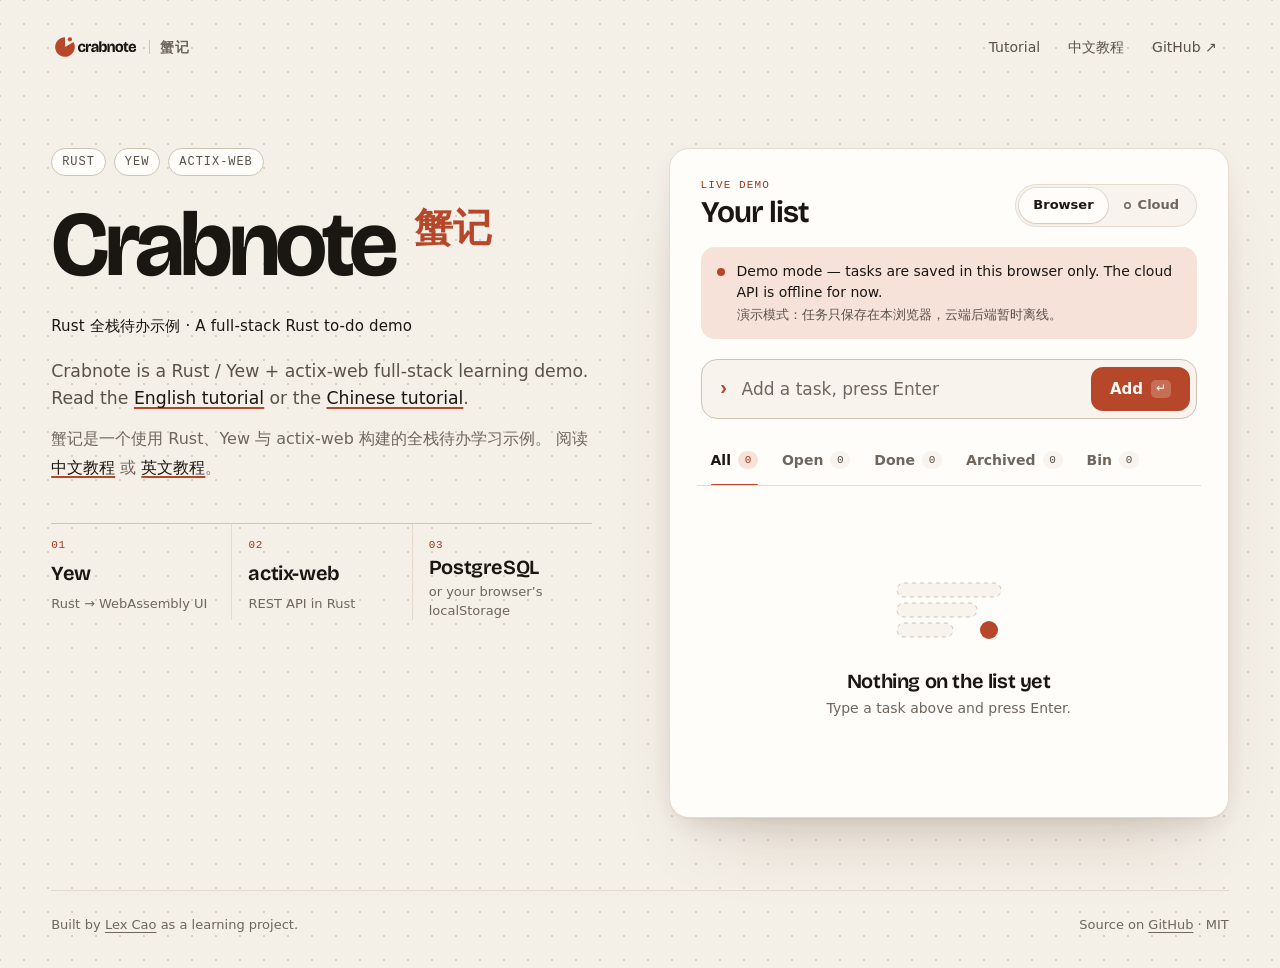
<file: index.html>
<!DOCTYPE html>
<html lang="en">
<!-- BRAND: 品牌名 蟹记 / Crabnote。改名时同步 title / description / og:* / twitter:* / 字标 / .brand-name / 静态说明 / noscript，以及 src/brand.rs -->
<head>
    <meta charset="UTF-8">
    <meta name="viewport" content="width=device-width, initial-scale=1">
    <title>蟹记 Crabnote｜Rust 全栈待办示例</title>
    <meta name="description" content="蟹记 Crabnote：用 Rust、Yew 与 actix-web 写成的全栈待办示例，附中英文教程。Crabnote is a full-stack Rust to-do demo built with Yew and actix-web.">
    <link rel="canonical" href="https://todos.lexcao.io/">
    <meta name="theme-color" content="#f4efe7" media="(prefers-color-scheme: light)">
    <meta name="theme-color" content="#16120f" media="(prefers-color-scheme: dark)">
    <meta name="color-scheme" content="light dark">
    <meta property="og:title" content="蟹记 Crabnote｜Rust 全栈待办示例">
    <meta property="og:description" content="Rust 全栈待办示例 · A full-stack Rust to-do demo (Yew + actix-web)">
    <meta property="og:url" content="https://todos.lexcao.io/">
    <meta property="og:image" content="https://todos.lexcao.io/og.png">
    <meta property="og:type" content="website">
    <meta property="og:site_name" content="蟹记 Crabnote">
    <meta property="og:locale" content="zh_CN">
    <meta property="og:locale:alternate" content="en_US">
    <meta name="twitter:card" content="summary_large_image">
    <meta name="twitter:title" content="蟹记 Crabnote｜Rust 全栈待办示例">
    <meta name="twitter:description" content="Rust 全栈待办示例 · A full-stack Rust to-do demo (Yew + actix-web)">
    <meta name="twitter:image" content="https://todos.lexcao.io/og.png">
    <link rel="icon" type="image/svg+xml" href="/favicon.svg?v=2">
    
    
    
    
    
    <link rel="preload" href="/assets/bricolage-latin.woff2" as="font" type="font/woff2" crossorigin>
    <link rel="stylesheet" href="/style-9176b04b921c7254.css" integrity="sha384-YgnVdUBMmTY9d8twmZt6/YDk5lMax6ouwjaulx9Cq6y2c2MLjfDNSDlObkcMIeDc"/>
    
<script type="module">
import init, * as bindings from '/frontend-42f1d35358aa149.js';
const wasm = await init({ module_or_path: '/frontend-42f1d35358aa149_bg.wasm' });


window.wasmBindings = bindings;


dispatchEvent(new CustomEvent("TrunkApplicationStarted", {detail: {wasm}}));

</script>
<link rel="modulepreload" href="/frontend-42f1d35358aa149.js" crossorigin="anonymous" integrity="sha384-Fay2Gexds8BIddapzWdoL/3G+wamyjN4bZPiIl5FctbFmTQpvKhH3rMa9wKbgwyP"><link rel="preload" href="/frontend-42f1d35358aa149_bg.wasm" crossorigin="anonymous" integrity="sha384-Tu694qIZ3Xo4nVTIm5z4RKwk/CGq1iWNjpBi7x7fLjdLPBq06YXYOrX0QccHVhiK" as="fetch" type="application/wasm"></head>
<body>
<a class="skip-link" href="#new-todo">Skip to the demo</a>
<div class="page">
    <header class="topbar">
        <a class="wordmark" href="/" aria-label="蟹记 Crabnote 首页 / home">
            <svg class="wordmark-svg" viewBox="0 0 252 80" height="28" aria-hidden="true" focusable="false"><path class="wm-mark" d="M40 12a28 28 0 1 0 24.25 14L40 40V12z"/><circle cx="54" cy="18" r="6" class="wm-mark"/><path class="wm-text" d="M88.595 54.605Q85.592 54.605 83.40299999999999 53.681Q81.214 52.757 79.8115 51.107Q78.409 49.457 77.74350000000001 47.301Q77.078 45.145 77.078 42.67Q77.078 40.173 77.74350000000001 37.962Q78.409 35.751000000000005 79.784 34.002Q81.159 32.253 83.326 31.268500000000003Q85.493 30.284000000000002 88.485 30.284000000000002Q92.038 30.284000000000002 94.249 31.626000000000005Q96.46 32.968 97.38399999999999 35.102000000000004Q98.30799999999999 37.236000000000004 97.989 39.711L92.445 40.195Q92.511 38.545 92.0215 37.467Q91.532 36.388999999999996 90.60249999999999 35.849999999999994Q89.673 35.311 88.386 35.311Q87.297 35.311 86.395 35.712500000000006Q85.493 36.114000000000004 84.8385 36.972Q84.184 37.83 83.8265 39.1555Q83.469 40.481 83.469 42.362Q83.469 44.782 84.085 46.448499999999996Q84.701 48.115 85.86699999999999 48.962Q87.033 49.809 88.694 49.809Q90.42099999999999 49.809 91.36699999999999 49.0005Q92.313 48.192 92.65950000000001 46.927Q93.006 45.662 92.863 44.364000000000004L98.726 44.672Q98.935 46.63 98.4565 48.423Q97.978 50.216 96.7295 51.6185Q95.481 53.021 93.457 53.813Q91.43299999999999 54.605 88.595 54.605ZM99.881 54.0V41.834L99.85900000000001 30.900000000000002H105.414L105.249 40.47H105.623Q105.887 36.741 106.6735 34.53Q107.46000000000001 32.319 108.6755 31.351000000000003Q109.891 30.383000000000003 111.431 30.383000000000003Q112.179 30.383000000000003 112.9985 30.581000000000003Q113.818 30.779 114.62100000000001 31.219L114.291 38.226Q113.389 37.709 112.52 37.467Q111.651 37.225 110.881 37.225Q109.385 37.225 108.34 38.149Q107.295 39.073 106.745 40.8605Q106.19500000000001 42.648 106.19500000000001 45.211V54.0ZM121.562 54.605Q119.791 54.605 118.229 53.9835Q116.667 53.362 115.67699999999999 51.9815Q114.687 50.601 114.687 48.302Q114.687 46.19 115.501 44.8645Q116.315 43.539 117.7065 42.7305Q119.098 41.922 120.7865 41.4985Q122.47500000000001 41.075 124.18 40.767Q126.523 40.327 127.678 40.0685Q128.833 39.81 129.24 39.447Q129.647 39.084 129.647 38.435Q129.647 36.939 128.57999999999998 36.158Q127.513 35.377 125.83 35.377Q124.785 35.377 123.74000000000001 35.762Q122.69500000000001 36.147000000000006 122.0185 37.104Q121.342 38.061 121.342 39.788L115.655 39.326Q115.63300000000001 36.675 116.546 34.9205Q117.459 33.166 119.00450000000001 32.1595Q120.55 31.153000000000002 122.3815 30.718500000000002Q124.21300000000001 30.284000000000002 126.039 30.284000000000002Q129.29500000000002 30.284000000000002 131.473 31.499500000000005Q133.651 32.715 134.751 35.047000000000004Q135.851 37.379000000000005 135.851 40.745000000000005V44.925Q135.851 46.432 135.85649999999998 47.9555Q135.862 49.479 135.8675 50.986000000000004Q135.873 52.493 135.873 54.0H130.30700000000002Q130.351 52.317 130.3785 50.6175Q130.406 48.918 130.439 47.037H130.153Q129.933 49.127 128.7945 50.843Q127.656 52.559 125.8135 53.581999999999994Q123.971 54.605 121.562 54.605ZM124.048 49.886Q124.95 49.886 125.9235 49.5285Q126.897 49.171 127.73850000000002 48.400999999999996Q128.58 47.631 129.108 46.366Q129.636 45.101 129.647 43.319L129.65800000000002 42.285L130.835 42.087Q130.45 42.692 129.5645 43.049499999999995Q128.679 43.407 127.56800000000001 43.605Q126.45700000000001 43.803 125.32400000000001 44.012Q124.191 44.221000000000004 123.223 44.5895Q122.255 44.958 121.65549999999999 45.579499999999996Q121.056 46.201 121.056 47.301Q121.056 48.533 121.90299999999999 49.209500000000006Q122.75 49.886 124.048 49.886ZM151.009 54.605Q149.00699999999998 54.605 147.47799999999998 53.7085Q145.94899999999998 52.812 144.93699999999998 51.046499999999995Q143.92499999999998 49.281 143.45199999999997 46.685H143.13299999999998L143.254 54.0H137.65499999999997L137.677 45.255L137.65499999999997 23.42H144.02399999999997V30.009Q144.02399999999997 31.208000000000002 143.91949999999997 32.605000000000004Q143.81499999999997 34.002 143.61699999999996 35.5255Q143.41899999999998 37.049 143.14399999999998 38.688H143.551Q143.93599999999998 35.806 144.94799999999998 33.947Q145.95999999999998 32.088 147.577 31.186Q149.194 30.284000000000002 151.295 30.284000000000002Q153.891 30.284000000000002 155.81599999999997 31.609500000000004Q157.74099999999999 32.935 158.808 35.575Q159.87499999999997 38.215 159.87499999999997 42.197Q159.87499999999997 46.454 158.69799999999998 49.198499999999996Q157.521 51.943 155.50799999999998 53.274Q153.49499999999998 54.605 151.009 54.605ZM148.897 49.479Q150.349 49.479 151.36649999999997 48.577Q152.384 47.675 152.91749999999996 46.135Q153.45099999999996 44.595 153.45099999999996 42.681Q153.45099999999996 40.723 152.94499999999996 39.128Q152.43899999999996 37.533 151.41599999999997 36.587Q150.39299999999997 35.641000000000005 148.88599999999997 35.641000000000005Q148.06099999999998 35.641000000000005 147.30749999999998 35.9545Q146.55399999999997 36.268 145.9545 36.8565Q145.355 37.445 144.91499999999996 38.2755Q144.47499999999997 39.106 144.22199999999998 40.1455Q143.969 41.185 143.969 42.373000000000005V42.692Q143.969 44.199 144.343 45.442Q144.71699999999998 46.685 145.37699999999998 47.598Q146.03699999999998 48.511 146.93899999999996 48.995000000000005Q147.84099999999998 49.479 148.897 49.479ZM161.34900000000002 54.0V41.438L161.327 30.900000000000002H166.78300000000002L166.618 40.679H166.981Q167.245 37.147999999999996 168.1525 34.8545Q169.06 32.561 170.721 31.4225Q172.382 30.284000000000002 174.901 30.284000000000002Q178.707 30.284000000000002 180.599 32.858000000000004Q182.491 35.432 182.491 40.602000000000004V54.0H176.144V41.328Q176.144 38.545 175.3245 37.181Q174.505 35.817 172.701 35.817Q171.183 35.817 170.0555 36.873000000000005Q168.928 37.929 168.312 40.2115Q167.696 42.494 167.696 46.245V54.0ZM195.053 54.605Q191.764 54.605 189.1955 53.2685Q186.627 51.932 185.1805 49.237Q183.734 46.542 183.734 42.483000000000004Q183.734 38.281 185.2355 35.591499999999996Q186.737 32.902 189.31099999999998 31.593000000000004Q191.885 30.284000000000002 195.119 30.284000000000002Q198.463 30.284000000000002 201.0095 31.631500000000003Q203.556 32.979 204.986 35.674Q206.416 38.369 206.416 42.472Q206.416 46.674 204.9255 49.3635Q203.435 52.053 200.861 53.32899999999999Q198.287 54.605 195.053 54.605ZM195.185 49.853Q196.725 49.853 197.792 49.028000000000006Q198.859 48.203 199.42000000000002 46.619Q199.981 45.035 199.981 42.813Q199.981 40.415 199.376 38.754000000000005Q198.77100000000002 37.093 197.649 36.1965Q196.52700000000002 35.3 194.943 35.3Q193.436 35.3 192.369 36.135999999999996Q191.302 36.972 190.7355 38.572500000000005Q190.169 40.173 190.169 42.406Q190.169 45.915 191.5 47.884Q192.83100000000002 49.853 195.185 49.853ZM216.756 54.495Q212.917 54.495 211.014 52.4985Q209.111 50.502 209.111 46.366V35.905H206.482V31.791H206.867Q209.287 31.494 210.31 30.195999999999998Q211.333 28.898 211.564 26.28L211.619 25.686H215.381V30.900000000000002H220.881V36.048H215.381V45.816Q215.381 47.499 216.195 48.236000000000004Q217.009 48.973 218.24099999999999 48.973Q218.901 48.973 219.5995 48.7805Q220.298 48.588 220.881 48.236000000000004V53.857Q219.61599999999999 54.242 218.5985 54.3685Q217.581 54.495 216.756 54.495ZM233.16799999999998 54.605Q230.022 54.605 227.84949999999998 53.686499999999995Q225.677 52.768 224.313 51.1455Q222.94899999999998 49.523 222.3275 47.400000000000006Q221.706 45.277 221.706 42.879000000000005Q221.706 40.371 222.34949999999998 38.099500000000006Q222.993 35.828 224.32399999999998 34.0735Q225.65499999999997 32.319 227.7505 31.301500000000004Q229.84599999999998 30.284000000000002 232.75 30.284000000000002Q235.599 30.284000000000002 237.6615 31.268500000000003Q239.724 32.253 240.98899999999998 34.024Q242.254 35.795 242.67199999999997 38.1545Q243.08999999999997 40.514 242.672 43.297L225.65499999999997 43.572V39.986000000000004L237.843 39.755L236.94099999999997 41.834Q237.16099999999997 39.777 236.765 38.3305Q236.36899999999997 36.884 235.39 36.114000000000004Q234.41099999999997 35.344 232.75 35.344Q230.98999999999998 35.344 229.89549999999997 36.2405Q228.801 37.137 228.3225 38.765Q227.844 40.393 227.844 42.571Q227.844 46.278 229.1915 48.049Q230.539 49.82 233.23399999999998 49.82Q234.45499999999998 49.82 235.26899999999998 49.4845Q236.08299999999997 49.149 236.57799999999997 48.555Q237.07299999999998 47.961 237.271 47.169Q237.469 46.377 237.414 45.464L243.24399999999997 45.805Q243.343 47.356 242.8755 48.907Q242.408 50.458 241.23649999999998 51.7395Q240.065 53.021 238.0795 53.813Q236.094 54.605 233.16799999999998 54.605Z"/></svg>
            <span class="wordmark-zh" lang="zh-CN" aria-hidden="true">蟹记</span>
        </a>
        <nav class="topnav" aria-label="Project links">
            <a href="https://lexcao.io/posts/learn-rust-fullstack/">Tutorial</a>
            <a href="https://lexcao.io/zh/posts/learn-rust-fullstack/" lang="zh-CN">中文教程</a>
            <a href="https://github.com/lexcao/rust_fullstack_todo" class="topnav-gh">GitHub<span aria-hidden="true"> ↗</span></a>
        </nav>
    </header>

    <main class="layout">
        <section class="intro seo-static" aria-labelledby="intro-title">
            <p class="eyebrow"><span>Rust</span><span>Yew</span><span>actix-web</span></p>
            <h1 id="intro-title" class="intro-title"><span class="brand-name">Crabnote</span> <span class="intro-title-zh" lang="zh-CN">蟹记</span></h1>
            <p class="tagline"><span lang="zh-CN">Rust 全栈待办示例</span><span aria-hidden="true"> · </span><span>A full-stack Rust to-do demo</span></p>
            <p class="lede">Crabnote is a Rust / Yew + actix-web full-stack learning demo.
                Read the <a href="https://lexcao.io/posts/learn-rust-fullstack/">English tutorial</a>
                or the <a href="https://lexcao.io/zh/posts/learn-rust-fullstack/">Chinese tutorial</a>.</p>
            <p class="lede lede-zh" lang="zh-CN">蟹记是一个使用 Rust、Yew 与 actix-web 构建的全栈待办学习示例。
                阅读 <a href="https://lexcao.io/zh/posts/learn-rust-fullstack/">中文教程</a>
                或 <a href="https://lexcao.io/posts/learn-rust-fullstack/">英文教程</a>。</p>
            <ol class="flow" aria-label="How the demo is built">
                <li><span class="flow-step">01</span><span class="flow-name">Yew</span><span class="flow-note">Rust → WebAssembly UI</span></li>
                <li><span class="flow-step">02</span><span class="flow-name">actix-web</span><span class="flow-note">REST API in Rust</span></li>
                <li><span class="flow-step">03</span><span class="flow-name">PostgreSQL</span><span class="flow-note">or your browser’s localStorage</span></li>
            </ol>
        </section>

        <section id="app" class="demo" aria-label="Todo demo">
            <div class="board board-placeholder" aria-hidden="true">
                <p class="board-kicker">Live demo</p>
                <p class="board-loading">Loading the WebAssembly app…</p>
            </div>
        </section>
    </main>

    <footer class="footer">
        <p>Built by <a href="https://lexcao.io">Lex Cao</a> as a learning project.</p>
        <p>Source on <a href="https://github.com/lexcao/rust_fullstack_todo">GitHub</a> · MIT</p>
    </footer>
</div>
<noscript>
    <section class="noscript" aria-label="About Crabnote">
        <h2>蟹记 Crabnote</h2>
        <p>Crabnote is a full-stack Rust to-do demo built with Yew and actix-web.
            Enable JavaScript to use the app, or read the
            <a href="https://lexcao.io/posts/learn-rust-fullstack/">English tutorial</a>.</p>
        <p lang="zh">蟹记是一个使用 Rust、Yew 和 actix-web 构建的全栈待办示例。
            请启用 JavaScript 使用应用，或阅读
            <a href="https://lexcao.io/zh/posts/learn-rust-fullstack/">中文教程</a>。</p>
    </section>
</noscript>
</body>
</html>
</file>
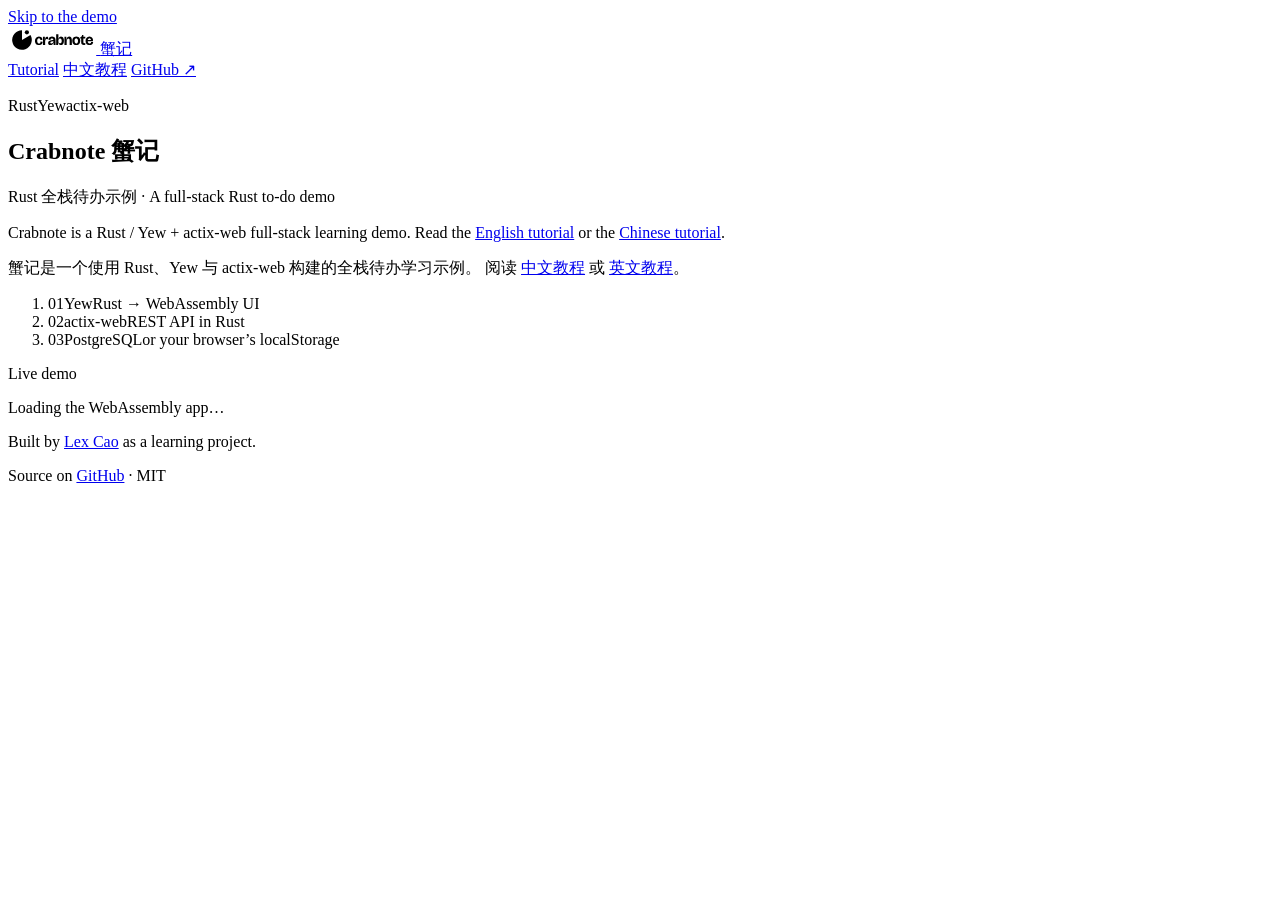
<file: frontend/index.html>
<!DOCTYPE html>
<html lang="en">
<!-- BRAND: 品牌名 蟹记 / Crabnote。改名时同步 title / description / og:* / twitter:* / 字标 / .brand-name / 静态说明 / noscript，以及 src/brand.rs -->
<head>
    <meta charset="UTF-8">
    <meta name="viewport" content="width=device-width, initial-scale=1">
    <title>蟹记 Crabnote｜Rust 全栈待办示例</title>
    <meta name="description" content="蟹记 Crabnote：用 Rust、Yew 与 actix-web 写成的全栈待办示例，附中英文教程。Crabnote is a full-stack Rust to-do demo built with Yew and actix-web.">
    <link rel="canonical" href="https://todos.lexcao.io/">
    <meta name="theme-color" content="#f4efe7" media="(prefers-color-scheme: light)">
    <meta name="theme-color" content="#16120f" media="(prefers-color-scheme: dark)">
    <meta name="color-scheme" content="light dark">
    <meta property="og:title" content="蟹记 Crabnote｜Rust 全栈待办示例">
    <meta property="og:description" content="Rust 全栈待办示例 · A full-stack Rust to-do demo (Yew + actix-web)">
    <meta property="og:url" content="https://todos.lexcao.io/">
    <meta property="og:image" content="https://todos.lexcao.io/og.png">
    <meta property="og:type" content="website">
    <meta property="og:site_name" content="蟹记 Crabnote">
    <meta property="og:locale" content="zh_CN">
    <meta property="og:locale:alternate" content="en_US">
    <meta name="twitter:card" content="summary_large_image">
    <meta name="twitter:title" content="蟹记 Crabnote｜Rust 全栈待办示例">
    <meta name="twitter:description" content="Rust 全栈待办示例 · A full-stack Rust to-do demo (Yew + actix-web)">
    <meta name="twitter:image" content="https://todos.lexcao.io/og.png">
    <link rel="icon" type="image/svg+xml" href="/favicon.svg?v=2">
    <link data-trunk rel="copy-file" href="robots.txt">
    <link data-trunk rel="copy-file" href="sitemap.xml">
    <link data-trunk rel="copy-file" href="favicon.svg">
    <link data-trunk rel="copy-file" href="og.png">
    <link data-trunk rel="copy-dir" href="assets">
    <link rel="preload" href="/assets/bricolage-latin.woff2" as="font" type="font/woff2" crossorigin>
    <link data-trunk rel="css" href="style.css">
    <link data-trunk rel="rust" href="Cargo.toml" data-wasm-opt="z" data-wasm-opt-params="--enable-bulk-memory --enable-nontrapping-float-to-int">
</head>
<body>
<a class="skip-link" href="#new-todo">Skip to the demo</a>
<div class="page">
    <header class="topbar">
        <a class="wordmark" href="/" aria-label="蟹记 Crabnote 首页 / home">
            <svg class="wordmark-svg" viewBox="0 0 252 80" height="28" aria-hidden="true" focusable="false"><path class="wm-mark" d="M40 12a28 28 0 1 0 24.25 14L40 40V12z"/><circle cx="54" cy="18" r="6" class="wm-mark"/><path class="wm-text" d="M88.595 54.605Q85.592 54.605 83.40299999999999 53.681Q81.214 52.757 79.8115 51.107Q78.409 49.457 77.74350000000001 47.301Q77.078 45.145 77.078 42.67Q77.078 40.173 77.74350000000001 37.962Q78.409 35.751000000000005 79.784 34.002Q81.159 32.253 83.326 31.268500000000003Q85.493 30.284000000000002 88.485 30.284000000000002Q92.038 30.284000000000002 94.249 31.626000000000005Q96.46 32.968 97.38399999999999 35.102000000000004Q98.30799999999999 37.236000000000004 97.989 39.711L92.445 40.195Q92.511 38.545 92.0215 37.467Q91.532 36.388999999999996 90.60249999999999 35.849999999999994Q89.673 35.311 88.386 35.311Q87.297 35.311 86.395 35.712500000000006Q85.493 36.114000000000004 84.8385 36.972Q84.184 37.83 83.8265 39.1555Q83.469 40.481 83.469 42.362Q83.469 44.782 84.085 46.448499999999996Q84.701 48.115 85.86699999999999 48.962Q87.033 49.809 88.694 49.809Q90.42099999999999 49.809 91.36699999999999 49.0005Q92.313 48.192 92.65950000000001 46.927Q93.006 45.662 92.863 44.364000000000004L98.726 44.672Q98.935 46.63 98.4565 48.423Q97.978 50.216 96.7295 51.6185Q95.481 53.021 93.457 53.813Q91.43299999999999 54.605 88.595 54.605ZM99.881 54.0V41.834L99.85900000000001 30.900000000000002H105.414L105.249 40.47H105.623Q105.887 36.741 106.6735 34.53Q107.46000000000001 32.319 108.6755 31.351000000000003Q109.891 30.383000000000003 111.431 30.383000000000003Q112.179 30.383000000000003 112.9985 30.581000000000003Q113.818 30.779 114.62100000000001 31.219L114.291 38.226Q113.389 37.709 112.52 37.467Q111.651 37.225 110.881 37.225Q109.385 37.225 108.34 38.149Q107.295 39.073 106.745 40.8605Q106.19500000000001 42.648 106.19500000000001 45.211V54.0ZM121.562 54.605Q119.791 54.605 118.229 53.9835Q116.667 53.362 115.67699999999999 51.9815Q114.687 50.601 114.687 48.302Q114.687 46.19 115.501 44.8645Q116.315 43.539 117.7065 42.7305Q119.098 41.922 120.7865 41.4985Q122.47500000000001 41.075 124.18 40.767Q126.523 40.327 127.678 40.0685Q128.833 39.81 129.24 39.447Q129.647 39.084 129.647 38.435Q129.647 36.939 128.57999999999998 36.158Q127.513 35.377 125.83 35.377Q124.785 35.377 123.74000000000001 35.762Q122.69500000000001 36.147000000000006 122.0185 37.104Q121.342 38.061 121.342 39.788L115.655 39.326Q115.63300000000001 36.675 116.546 34.9205Q117.459 33.166 119.00450000000001 32.1595Q120.55 31.153000000000002 122.3815 30.718500000000002Q124.21300000000001 30.284000000000002 126.039 30.284000000000002Q129.29500000000002 30.284000000000002 131.473 31.499500000000005Q133.651 32.715 134.751 35.047000000000004Q135.851 37.379000000000005 135.851 40.745000000000005V44.925Q135.851 46.432 135.85649999999998 47.9555Q135.862 49.479 135.8675 50.986000000000004Q135.873 52.493 135.873 54.0H130.30700000000002Q130.351 52.317 130.3785 50.6175Q130.406 48.918 130.439 47.037H130.153Q129.933 49.127 128.7945 50.843Q127.656 52.559 125.8135 53.581999999999994Q123.971 54.605 121.562 54.605ZM124.048 49.886Q124.95 49.886 125.9235 49.5285Q126.897 49.171 127.73850000000002 48.400999999999996Q128.58 47.631 129.108 46.366Q129.636 45.101 129.647 43.319L129.65800000000002 42.285L130.835 42.087Q130.45 42.692 129.5645 43.049499999999995Q128.679 43.407 127.56800000000001 43.605Q126.45700000000001 43.803 125.32400000000001 44.012Q124.191 44.221000000000004 123.223 44.5895Q122.255 44.958 121.65549999999999 45.579499999999996Q121.056 46.201 121.056 47.301Q121.056 48.533 121.90299999999999 49.209500000000006Q122.75 49.886 124.048 49.886ZM151.009 54.605Q149.00699999999998 54.605 147.47799999999998 53.7085Q145.94899999999998 52.812 144.93699999999998 51.046499999999995Q143.92499999999998 49.281 143.45199999999997 46.685H143.13299999999998L143.254 54.0H137.65499999999997L137.677 45.255L137.65499999999997 23.42H144.02399999999997V30.009Q144.02399999999997 31.208000000000002 143.91949999999997 32.605000000000004Q143.81499999999997 34.002 143.61699999999996 35.5255Q143.41899999999998 37.049 143.14399999999998 38.688H143.551Q143.93599999999998 35.806 144.94799999999998 33.947Q145.95999999999998 32.088 147.577 31.186Q149.194 30.284000000000002 151.295 30.284000000000002Q153.891 30.284000000000002 155.81599999999997 31.609500000000004Q157.74099999999999 32.935 158.808 35.575Q159.87499999999997 38.215 159.87499999999997 42.197Q159.87499999999997 46.454 158.69799999999998 49.198499999999996Q157.521 51.943 155.50799999999998 53.274Q153.49499999999998 54.605 151.009 54.605ZM148.897 49.479Q150.349 49.479 151.36649999999997 48.577Q152.384 47.675 152.91749999999996 46.135Q153.45099999999996 44.595 153.45099999999996 42.681Q153.45099999999996 40.723 152.94499999999996 39.128Q152.43899999999996 37.533 151.41599999999997 36.587Q150.39299999999997 35.641000000000005 148.88599999999997 35.641000000000005Q148.06099999999998 35.641000000000005 147.30749999999998 35.9545Q146.55399999999997 36.268 145.9545 36.8565Q145.355 37.445 144.91499999999996 38.2755Q144.47499999999997 39.106 144.22199999999998 40.1455Q143.969 41.185 143.969 42.373000000000005V42.692Q143.969 44.199 144.343 45.442Q144.71699999999998 46.685 145.37699999999998 47.598Q146.03699999999998 48.511 146.93899999999996 48.995000000000005Q147.84099999999998 49.479 148.897 49.479ZM161.34900000000002 54.0V41.438L161.327 30.900000000000002H166.78300000000002L166.618 40.679H166.981Q167.245 37.147999999999996 168.1525 34.8545Q169.06 32.561 170.721 31.4225Q172.382 30.284000000000002 174.901 30.284000000000002Q178.707 30.284000000000002 180.599 32.858000000000004Q182.491 35.432 182.491 40.602000000000004V54.0H176.144V41.328Q176.144 38.545 175.3245 37.181Q174.505 35.817 172.701 35.817Q171.183 35.817 170.0555 36.873000000000005Q168.928 37.929 168.312 40.2115Q167.696 42.494 167.696 46.245V54.0ZM195.053 54.605Q191.764 54.605 189.1955 53.2685Q186.627 51.932 185.1805 49.237Q183.734 46.542 183.734 42.483000000000004Q183.734 38.281 185.2355 35.591499999999996Q186.737 32.902 189.31099999999998 31.593000000000004Q191.885 30.284000000000002 195.119 30.284000000000002Q198.463 30.284000000000002 201.0095 31.631500000000003Q203.556 32.979 204.986 35.674Q206.416 38.369 206.416 42.472Q206.416 46.674 204.9255 49.3635Q203.435 52.053 200.861 53.32899999999999Q198.287 54.605 195.053 54.605ZM195.185 49.853Q196.725 49.853 197.792 49.028000000000006Q198.859 48.203 199.42000000000002 46.619Q199.981 45.035 199.981 42.813Q199.981 40.415 199.376 38.754000000000005Q198.77100000000002 37.093 197.649 36.1965Q196.52700000000002 35.3 194.943 35.3Q193.436 35.3 192.369 36.135999999999996Q191.302 36.972 190.7355 38.572500000000005Q190.169 40.173 190.169 42.406Q190.169 45.915 191.5 47.884Q192.83100000000002 49.853 195.185 49.853ZM216.756 54.495Q212.917 54.495 211.014 52.4985Q209.111 50.502 209.111 46.366V35.905H206.482V31.791H206.867Q209.287 31.494 210.31 30.195999999999998Q211.333 28.898 211.564 26.28L211.619 25.686H215.381V30.900000000000002H220.881V36.048H215.381V45.816Q215.381 47.499 216.195 48.236000000000004Q217.009 48.973 218.24099999999999 48.973Q218.901 48.973 219.5995 48.7805Q220.298 48.588 220.881 48.236000000000004V53.857Q219.61599999999999 54.242 218.5985 54.3685Q217.581 54.495 216.756 54.495ZM233.16799999999998 54.605Q230.022 54.605 227.84949999999998 53.686499999999995Q225.677 52.768 224.313 51.1455Q222.94899999999998 49.523 222.3275 47.400000000000006Q221.706 45.277 221.706 42.879000000000005Q221.706 40.371 222.34949999999998 38.099500000000006Q222.993 35.828 224.32399999999998 34.0735Q225.65499999999997 32.319 227.7505 31.301500000000004Q229.84599999999998 30.284000000000002 232.75 30.284000000000002Q235.599 30.284000000000002 237.6615 31.268500000000003Q239.724 32.253 240.98899999999998 34.024Q242.254 35.795 242.67199999999997 38.1545Q243.08999999999997 40.514 242.672 43.297L225.65499999999997 43.572V39.986000000000004L237.843 39.755L236.94099999999997 41.834Q237.16099999999997 39.777 236.765 38.3305Q236.36899999999997 36.884 235.39 36.114000000000004Q234.41099999999997 35.344 232.75 35.344Q230.98999999999998 35.344 229.89549999999997 36.2405Q228.801 37.137 228.3225 38.765Q227.844 40.393 227.844 42.571Q227.844 46.278 229.1915 48.049Q230.539 49.82 233.23399999999998 49.82Q234.45499999999998 49.82 235.26899999999998 49.4845Q236.08299999999997 49.149 236.57799999999997 48.555Q237.07299999999998 47.961 237.271 47.169Q237.469 46.377 237.414 45.464L243.24399999999997 45.805Q243.343 47.356 242.8755 48.907Q242.408 50.458 241.23649999999998 51.7395Q240.065 53.021 238.0795 53.813Q236.094 54.605 233.16799999999998 54.605Z"/></svg>
            <span class="wordmark-zh" lang="zh-CN" aria-hidden="true">蟹记</span>
        </a>
        <nav class="topnav" aria-label="Project links">
            <a href="https://lexcao.io/posts/learn-rust-fullstack/">Tutorial</a>
            <a href="https://lexcao.io/zh/posts/learn-rust-fullstack/" lang="zh-CN">中文教程</a>
            <a href="https://github.com/lexcao/rust_fullstack_todo" class="topnav-gh">GitHub<span aria-hidden="true"> ↗</span></a>
        </nav>
    </header>

    <main class="layout">
        <section class="intro seo-static" aria-labelledby="intro-title">
            <p class="eyebrow"><span>Rust</span><span>Yew</span><span>actix-web</span></p>
            <h1 id="intro-title" class="intro-title"><span class="brand-name">Crabnote</span> <span class="intro-title-zh" lang="zh-CN">蟹记</span></h1>
            <p class="tagline"><span lang="zh-CN">Rust 全栈待办示例</span><span aria-hidden="true"> · </span><span>A full-stack Rust to-do demo</span></p>
            <p class="lede">Crabnote is a Rust / Yew + actix-web full-stack learning demo.
                Read the <a href="https://lexcao.io/posts/learn-rust-fullstack/">English tutorial</a>
                or the <a href="https://lexcao.io/zh/posts/learn-rust-fullstack/">Chinese tutorial</a>.</p>
            <p class="lede lede-zh" lang="zh-CN">蟹记是一个使用 Rust、Yew 与 actix-web 构建的全栈待办学习示例。
                阅读 <a href="https://lexcao.io/zh/posts/learn-rust-fullstack/">中文教程</a>
                或 <a href="https://lexcao.io/posts/learn-rust-fullstack/">英文教程</a>。</p>
            <ol class="flow" aria-label="How the demo is built">
                <li><span class="flow-step">01</span><span class="flow-name">Yew</span><span class="flow-note">Rust → WebAssembly UI</span></li>
                <li><span class="flow-step">02</span><span class="flow-name">actix-web</span><span class="flow-note">REST API in Rust</span></li>
                <li><span class="flow-step">03</span><span class="flow-name">PostgreSQL</span><span class="flow-note">or your browser’s localStorage</span></li>
            </ol>
        </section>

        <section id="app" class="demo" aria-label="Todo demo">
            <div class="board board-placeholder" aria-hidden="true">
                <p class="board-kicker">Live demo</p>
                <p class="board-loading">Loading the WebAssembly app…</p>
            </div>
        </section>
    </main>

    <footer class="footer">
        <p>Built by <a href="https://lexcao.io">Lex Cao</a> as a learning project.</p>
        <p>Source on <a href="https://github.com/lexcao/rust_fullstack_todo">GitHub</a> · MIT</p>
    </footer>
</div>
<noscript>
    <section class="noscript" aria-label="About Crabnote">
        <h2>蟹记 Crabnote</h2>
        <p>Crabnote is a full-stack Rust to-do demo built with Yew and actix-web.
            Enable JavaScript to use the app, or read the
            <a href="https://lexcao.io/posts/learn-rust-fullstack/">English tutorial</a>.</p>
        <p lang="zh">蟹记是一个使用 Rust、Yew 和 actix-web 构建的全栈待办示例。
            请启用 JavaScript 使用应用，或阅读
            <a href="https://lexcao.io/zh/posts/learn-rust-fullstack/">中文教程</a>。</p>
    </section>
</noscript>
</body>
</html>
</file>
<file: style-9176b04b921c7254.css>
/* Rust Fullstack Todo — UI s1
   字体：Bricolage Grotesque（SIL OFL 1.1），自托管 latin 子集。 */
@font-face {
    font-family: "Bricolage Grotesque";
    src: url("/assets/bricolage-latin.woff2") format("woff2");
    font-weight: 200 800;
    font-stretch: 75% 100%;
    font-display: swap;
}

:root {
    --bg: #f4efe7;
    --bg-dot: #d9cfc1;
    --surface: #fffdf9;
    --surface-2: #f8f3ec;
    --ink: #1a1612;
    --ink-2: #5a5148;
    --ink-3: #6f665d;
    --line: #e4dacd;
    --line-strong: #cfc3b3;
    --rust: #b7472a;
    --rust-ink: #9c3a1f;
    --rust-soft: #f6e2d9;
    --on-rust: #fffaf5;
    --ok: #2f7d4f;
    --warn: #a86a00;
    --shadow: 0 1px 0 rgba(26, 22, 18, .04), 0 12px 32px -12px rgba(73, 45, 25, .18), 0 40px 80px -40px rgba(73, 45, 25, .22);
    --radius: 20px;
    --font-display: "Bricolage Grotesque", ui-sans-serif, system-ui, sans-serif;
    --font-body: ui-sans-serif, system-ui, -apple-system, "Segoe UI", "PingFang SC", "Hiragino Sans GB", "Noto Sans SC", "Microsoft YaHei", sans-serif;
    --font-mono: ui-monospace, "SF Mono", "JetBrains Mono", Menlo, Consolas, monospace;
    --ease: cubic-bezier(.2, .8, .2, 1);
    color-scheme: light dark;
}

@media (prefers-color-scheme: dark) {
    :root {
        --bg: #16120f;
        --bg-dot: #2c241e;
        --surface: #1f1915;
        --surface-2: #261f1a;
        --ink: #f3ece3;
        --ink-2: #c3b6a8;
        --ink-3: #a89b8e;
        --line: #352c25;
        --line-strong: #4a3e35;
        --rust: #e0663f;
        --rust-ink: #f08a65;
        --rust-soft: #3a2219;
        --on-rust: #1a0f0a;
        --ok: #6cc28f;
        --warn: #e2a742;
        --shadow: 0 1px 0 rgba(0, 0, 0, .3), 0 24px 60px -30px rgba(0, 0, 0, .7);
    }
}

*, *::before, *::after { box-sizing: border-box; }

html { -webkit-text-size-adjust: 100%; text-size-adjust: 100%; }

body {
    margin: 0;
    min-height: 100vh;
    background-color: var(--bg);
    background-image: radial-gradient(var(--bg-dot) 1px, transparent 1.2px);
    background-size: 24px 24px;
    background-position: -12px -12px;
    color: var(--ink);
    font: 16px/1.6 var(--font-body);
    -webkit-font-smoothing: antialiased;
    text-rendering: optimizeLegibility;
}

a { color: inherit; text-decoration-thickness: 1px; text-underline-offset: .2em; }
a:hover { color: var(--rust-ink); }

:focus-visible { outline: 2px solid var(--rust); outline-offset: 3px; border-radius: 6px; }

button { font: inherit; color: inherit; }

.sr-only {
    position: absolute; width: 1px; height: 1px; padding: 0; margin: -1px;
    overflow: hidden; clip: rect(0 0 0 0); white-space: nowrap; border: 0;
}

.skip-link {
    position: absolute; left: 16px; top: -60px; z-index: 10;
    padding: 10px 14px; border-radius: 10px;
    background: var(--ink); color: var(--bg); text-decoration: none;
    transition: top .2s var(--ease);
}
.skip-link:focus { top: 16px; color: var(--bg); }

.page {
    max-width: 1280px;
    margin: 0 auto;
    padding: 0 clamp(20px, 4vw, 56px);
    min-height: 100vh;
    display: flex;
    flex-direction: column;
}

/* ---------- top bar ---------- */
.topbar {
    display: flex; align-items: center; justify-content: space-between; gap: 16px;
    padding: 28px 0;
}
.wordmark {
    display: inline-flex; align-items: center; gap: 10px;
    font: 650 17px/1 var(--font-display); letter-spacing: -.02em;
    text-decoration: none; color: var(--ink);
}
.wordmark:hover { color: var(--ink); }
.wordmark-svg { display: block; height: 28px; width: auto; }
.wm-mark { fill: var(--rust); transform-origin: 40px 40px; transition: transform .45s var(--ease); }
.wm-text { fill: currentColor; }
.wordmark:hover .wm-mark { transform: rotate(-12deg); }
.wordmark-zh { font: 600 14px/1 var(--font-body); color: var(--ink-3); letter-spacing: .04em; padding-left: 10px; border-left: 1px solid var(--line-strong); }
.topnav { display: flex; gap: 4px; font-size: 14px; }
.topnav a {
    padding: 8px 12px; border-radius: 999px; text-decoration: none; color: var(--ink-2);
    transition: background-color .2s, color .2s;
}
.topnav a:hover { background: var(--surface-2); color: var(--ink); }

/* ---------- layout ---------- */
.layout {
    flex: 1;
    display: grid;
    grid-template-columns: minmax(0, 1fr) minmax(0, 560px);
    gap: clamp(40px, 6vw, 96px);
    align-items: start;
    padding: clamp(24px, 6vh, 72px) 0 clamp(48px, 8vh, 96px);
}

/* ---------- intro (静态 SEO 内容) ---------- */
.intro { position: sticky; top: 40px; }
.intro > * { animation: rise .7s var(--ease) both; }
.intro > :nth-child(2) { animation-delay: .06s; }
.intro > :nth-child(3) { animation-delay: .12s; }
.intro > :nth-child(4) { animation-delay: .18s; }
.intro > :nth-child(5) { animation-delay: .24s; }
.intro > :nth-child(6) { animation-delay: .3s; }

.eyebrow {
    display: flex; flex-wrap: wrap; gap: 8px; margin: 0 0 28px;
    font: 500 12px/1 var(--font-mono); letter-spacing: .08em; text-transform: uppercase; color: var(--ink-2);
}
.eyebrow span {
    padding: 7px 10px; border: 1px solid var(--line-strong); border-radius: 999px; background: var(--surface);
}
.intro-title {
    margin: 0 0 28px;
    font: 700 clamp(56px, 7.2vw, 108px)/.9 var(--font-display);
    font-stretch: 85%;
    letter-spacing: -.045em;
    color: var(--ink);
    text-wrap: balance;
}
.intro-title-zh {
    display: inline-block; margin-left: .12em;
    font: 700 .42em/1 var(--font-body); letter-spacing: .02em; color: var(--rust);
    vertical-align: .9em;
}
.tagline {
    margin: 0 0 20px; font: 500 15px/1.5 var(--font-body); color: var(--ink); letter-spacing: .01em;
}
.lede {
    max-width: 34em; margin: 0 0 12px;
    font-size: clamp(17px, 1.35vw, 19px); line-height: 1.6; color: var(--ink-2);
}
.lede a { color: var(--ink); text-decoration-color: var(--rust); text-decoration-thickness: 2px; }
.lede a:hover { color: var(--rust-ink); }
.lede-zh { font-size: 16px; line-height: 1.8; color: var(--ink-3); }

.flow {
    list-style: none; margin: 40px 0 0; padding: 0;
    display: grid; grid-template-columns: repeat(3, minmax(0, 1fr));
    border-top: 1px solid var(--line-strong);
}
.flow li {
    display: grid; gap: 4px; padding: 16px 16px 0 0;
    position: relative;
}
.flow li + li { padding-left: 16px; border-left: 1px solid var(--line); }
.flow-step { font: 500 11px/1 var(--font-mono); color: var(--rust-ink); letter-spacing: .06em; }
.flow-name { font: 650 20px/1.2 var(--font-display); letter-spacing: -.02em; }
.flow-note { font-size: 13px; line-height: 1.45; color: var(--ink-3); }

/* ---------- board (应用卡片) ---------- */
.demo { min-width: 0; animation: rise .8s .15s var(--ease) both; }
.board {
    background: var(--surface);
    border: 1px solid var(--line);
    border-radius: var(--radius);
    box-shadow: var(--shadow);
    padding: clamp(20px, 2.4vw, 32px);
    min-height: 520px;
    display: flex; flex-direction: column; gap: 20px;
}
.board-placeholder { justify-content: flex-start; }
.board-head { display: flex; align-items: flex-end; justify-content: space-between; gap: 16px; }
.board-kicker {
    margin: 0 0 6px; font: 500 11px/1 var(--font-mono); letter-spacing: .1em; text-transform: uppercase; color: var(--rust-ink);
}
.board-title { margin: 0; font: 650 30px/1 var(--font-display); letter-spacing: -.03em; }
.board-body { flex: 1; display: flex; flex-direction: column; min-height: 280px; }
.board-loading { margin: auto 0; text-align: center; color: var(--ink-3); font-size: 14px; }

/* segmented switch */
.switch {
    display: inline-flex; padding: 3px; gap: 2px; flex-shrink: 0;
    background: var(--surface-2); border: 1px solid var(--line); border-radius: 999px;
}
.switch-option {
    display: inline-flex; align-items: center; gap: 7px;
    padding: 7px 14px; border: 0; border-radius: 999px; background: transparent;
    font-size: 13px; font-weight: 550; color: var(--ink-2); cursor: pointer;
    transition: background-color .25s var(--ease), color .25s, box-shadow .25s;
}
.switch-option:hover:not(:disabled) { color: var(--ink); }
.switch-option.is-active { background: var(--surface); color: var(--ink); box-shadow: 0 1px 2px rgba(0,0,0,.08), 0 0 0 1px var(--line); }
.switch-option:disabled { cursor: not-allowed; color: var(--ink-3); }
.status-dot { width: 7px; height: 7px; border-radius: 50%; background: var(--ink-3); }
.status-dot.is-online { background: var(--ok); }
.status-dot.is-offline { background: transparent; box-shadow: inset 0 0 0 1.5px var(--ink-3); }
.status-dot.is-checking { background: var(--warn); animation: pulse 1.2s ease-in-out infinite; }

/* progress */
.progress { display: flex; align-items: center; gap: 12px; margin-top: -6px; }
.progress-track { flex: 1; height: 4px; border-radius: 4px; background: var(--line); overflow: hidden; }
.progress-fill { display: block; height: 100%; border-radius: 4px; background: var(--rust); transition: width .6s var(--ease); }
.progress-label { font: 500 12px/1 var(--font-mono); color: var(--ink-2); white-space: nowrap; font-variant-numeric: tabular-nums; }

/* notice */
.notice {
    display: flex; gap: 12px; align-items: flex-start;
    margin: 0; padding: 14px 16px;
    background: var(--rust-soft); border-radius: 14px;
    font-size: 14px; line-height: 1.5; color: var(--ink);
    animation: rise .5s var(--ease) both;
}
.notice p { margin: 0; }
.notice-zh { color: var(--ink-2); font-size: 13px; margin-top: 2px !important; }
.notice-dot {
    flex-shrink: 0; width: 8px; height: 8px; margin-top: 7px; border-radius: 50%; background: var(--rust);
}
.notice-error { flex-direction: column; gap: 4px; }
.notice-detail { font: 12px/1.4 var(--font-mono); color: var(--ink-3); word-break: break-word; }

/* composer */
.composer {
    display: flex; align-items: center; gap: 8px;
    padding: 6px 6px 6px 16px;
    background: var(--surface-2); border: 1px solid var(--line-strong); border-radius: 16px;
    transition: border-color .2s, box-shadow .25s var(--ease), background-color .2s;
}
.composer:focus-within {
    background: var(--surface); border-color: var(--rust);
    box-shadow: 0 0 0 4px color-mix(in srgb, var(--rust) 18%, transparent);
}
.composer-prompt { font: 600 20px/1 var(--font-mono); color: var(--rust); }
.composer-input {
    flex: 1; min-width: 0; padding: 12px 4px; border: 0; background: transparent; outline: none;
    font: 17px/1.3 var(--font-body); color: var(--ink);
}
.composer-input::placeholder { color: var(--ink-3); }
.composer-input:focus-visible { outline: none; }

.btn {
    display: inline-flex; align-items: center; justify-content: center; gap: 8px;
    min-height: 44px; padding: 0 18px; border-radius: 12px; border: 1px solid transparent;
    font-size: 15px; font-weight: 600; cursor: pointer; white-space: nowrap;
    transition: transform .15s var(--ease), background-color .2s, color .2s, border-color .2s, box-shadow .2s;
}
.btn:active { transform: scale(.96); }
.btn-primary { background: var(--rust); color: var(--on-rust); }
.btn-primary:hover { background: var(--rust-ink); box-shadow: 0 6px 16px -8px var(--rust); }
.btn-ghost { background: transparent; border-color: var(--line-strong); color: var(--ink-2); }
.btn-ghost:hover { color: var(--ink); border-color: var(--ink-3); }
.btn-danger { background: #b3261e; color: #fff; }
.btn-danger:hover { background: #8f1e18; }
.kbd {
    font: 500 12px/1 var(--font-mono); padding: 3px 5px; border-radius: 5px;
    background: color-mix(in srgb, var(--on-rust) 22%, transparent);
}

/* tabs */
.tabs {
    display: flex; gap: 4px; overflow-x: auto; scrollbar-width: none;
    margin: 0 -4px; padding: 0 4px 2px;
    border-bottom: 1px solid var(--line);
}
.tabs::-webkit-scrollbar { display: none; }
.tab {
    position: relative; display: inline-flex; align-items: center; gap: 7px;
    padding: 10px 10px 12px; border: 0; background: none; cursor: pointer;
    font-size: 14px; font-weight: 550; color: var(--ink-3); white-space: nowrap;
    transition: color .2s;
}
.tab::after {
    content: ""; position: absolute; left: 10px; right: 10px; bottom: -3px; height: 2px; border-radius: 2px;
    background: var(--rust); transform: scaleX(0); transform-origin: left;
    transition: transform .3s var(--ease);
}
.tab:hover { color: var(--ink); }
.tab.is-active { color: var(--ink); }
.tab.is-active::after { transform: scaleX(1); }
.tab-count {
    min-width: 20px; padding: 2px 6px; border-radius: 999px; background: var(--surface-2);
    font: 500 11px/1.3 var(--font-mono); color: var(--ink-2); text-align: center;
}
.tab.is-active .tab-count { background: var(--rust-soft); color: var(--rust-ink); }

/* list */
.todo-list { list-style: none; margin: 0; padding: 0; }
.todo {
    display: grid; grid-template-columns: 22px minmax(24px, auto) minmax(0, 1fr) auto;
    align-items: center; gap: 12px;
    min-height: 56px; padding: 6px 8px; margin: 0 -8px;
    border-radius: 12px;
    border-bottom: 1px dashed var(--line);
    animation: rise .4s var(--ease) both;
    transition: background-color .2s;
}
.todo:hover, .todo:focus-within { background: var(--surface-2); }
.todo-index { font: 500 11px/1 var(--font-mono); color: var(--ink-3); }
.check {
    position: relative; width: 24px; height: 24px; padding: 0; border-radius: 50%;
    border: 1.5px solid var(--line-strong); background: var(--surface); cursor: pointer;
    display: grid; place-items: center;
    transition: background-color .25s var(--ease), border-color .25s, transform .15s var(--ease);
}
.check:hover { border-color: var(--rust); }
.check:active { transform: scale(.88); }
.check svg { width: 16px; height: 16px; }
.check-mark {
    fill: none; stroke: var(--on-rust); stroke-width: 2.4; stroke-linecap: round; stroke-linejoin: round;
    stroke-dasharray: 16; stroke-dashoffset: 16;
    transition: stroke-dashoffset .35s .05s var(--ease);
}
.check[aria-checked="true"] { background: var(--rust); border-color: var(--rust); }
.check[aria-checked="true"] .check-mark { stroke-dashoffset: 0; }
.todo-tag {
    grid-column: 2; justify-self: center;
    font: 500 9px/1 var(--font-mono); letter-spacing: .04em; text-transform: uppercase; color: var(--ink-3);
    writing-mode: horizontal-tb;
}
.todo-content { min-width: 0; }
.todo-text {
    display: inline;
    font-size: 16px; line-height: 1.45; overflow-wrap: anywhere;
    background-image: linear-gradient(currentColor, currentColor);
    background-repeat: no-repeat; background-position: 0 55%; background-size: 0 1.5px;
    transition: background-size .4s var(--ease), color .3s;
}
.is-done .todo-text { color: var(--ink-3); background-size: 100% 1.5px; }
.is-archived .todo-text, .is-deleted .todo-text { color: var(--ink-3); }
.todo-input {
    width: 100%; padding: 8px 10px; border-radius: 8px;
    border: 1px solid var(--rust); background: var(--surface); color: var(--ink);
    font: 16px/1.4 var(--font-body); outline: none;
    box-shadow: 0 0 0 3px color-mix(in srgb, var(--rust) 16%, transparent);
}
.todo-actions { display: flex; gap: 2px; opacity: .45; transition: opacity .2s; }
.todo:hover .todo-actions, .todo:focus-within .todo-actions, .is-editing .todo-actions { opacity: 1; }
@media (hover: none) { .todo-actions { opacity: 1; } }

.icon-btn {
    position: relative; width: 36px; height: 36px; padding: 0; border: 0; border-radius: 10px;
    display: grid; place-items: center; background: transparent; color: var(--ink-2); cursor: pointer;
    transition: background-color .2s, color .2s, transform .15s var(--ease);
}
.icon-btn svg { width: 18px; height: 18px; }
.icon-btn:hover { background: var(--line); color: var(--ink); }
.icon-btn:active { transform: scale(.9); }
.icon-btn.is-primary { color: var(--rust-ink); }
.icon-btn.is-danger:hover { color: #b3261e; }
@media (hover: hover) {
    .icon-btn[data-tip]::after {
        content: attr(data-tip); position: absolute; bottom: calc(100% + 6px); left: 50%;
        transform: translate(-50%, 4px); opacity: 0; pointer-events: none; white-space: nowrap;
        padding: 5px 8px; border-radius: 6px; background: var(--ink); color: var(--bg);
        font: 500 12px/1 var(--font-body);
        transition: opacity .15s, transform .2s var(--ease);
    }
    .icon-btn[data-tip]:hover::after, .icon-btn[data-tip]:focus-visible::after { opacity: 1; transform: translate(-50%, 0); }
}

.bin-actions { display: flex; gap: 8px; justify-content: center; margin-top: 20px; }

/* empty */
.empty { margin: auto; padding: 32px 0; text-align: center; animation: rise .5s var(--ease) both; }
.empty-art { width: 120px; height: 72px; margin-bottom: 16px; }
.empty-bar { fill: var(--surface-2); stroke: var(--line-strong); stroke-width: 1; stroke-dasharray: 4 4; }
.empty-dot { fill: var(--rust); animation: bob 2.4s ease-in-out infinite; transform-origin: center; transform-box: fill-box; }
.empty-title { margin: 0 0 4px; font: 650 20px/1.2 var(--font-display); letter-spacing: -.02em; }
.empty-hint { margin: 0; font-size: 14px; color: var(--ink-3); }

/* footer */
.footer {
    display: flex; flex-wrap: wrap; justify-content: space-between; gap: 8px;
    padding: 24px 0 32px; border-top: 1px solid var(--line);
    font-size: 13px; color: var(--ink-3);
}
.footer p { margin: 0; }

.noscript { max-width: 640px; margin: 40px auto; padding: 0 20px; }

/* ---------- motion ---------- */
@keyframes rise { from { opacity: 0; transform: translateY(14px); } to { opacity: 1; transform: none; } }
@keyframes pulse { 50% { opacity: .35; } }
@keyframes bob { 50% { transform: translateY(-4px); } }

@media (prefers-reduced-motion: reduce) {
    *, *::before, *::after { animation-duration: .01ms !important; animation-iteration-count: 1 !important; transition-duration: .01ms !important; }
}

/* ---------- responsive ---------- */
@media (max-width: 960px) {
    .layout { grid-template-columns: minmax(0, 1fr); gap: 40px; padding-top: 8px; }
    .intro { position: static; }
    .board { min-height: 440px; }
}
@media (max-width: 560px) {
    .topbar { padding: 18px 0; }
    .topnav a:not(.topnav-gh) { display: none; }
    .eyebrow { margin-bottom: 20px; }
    .intro-title { font-size: clamp(44px, 13vw, 60px); margin-bottom: 20px; }
    .flow { grid-template-columns: minmax(0, 1fr); margin-top: 28px; }
    .flow li, .flow li + li { padding: 12px 0; border-left: 0; border-bottom: 1px solid var(--line); grid-template-columns: 28px minmax(0, 1fr); column-gap: 8px; row-gap: 2px; align-items: baseline; }
    .flow-name { font-size: 17px; }
    .flow-note { grid-column: 2; }
    /* 手机：5 个标签排一行，不横滑；列宽按文字分配（auto 轨道会拉伸填满），宽字体下 Archived 也不截断；触控 ≥ 44px */
    .tabs { display: grid; grid-template-columns: repeat(5, minmax(44px, auto)); gap: 0; overflow: visible; margin: 0; padding: 0; }
    .tab { flex-direction: column; justify-content: center; gap: 3px; min-width: 0; min-height: 52px; padding: 6px 0 9px; font-size: 12.5px; letter-spacing: -.01em; }
    .tab > span:first-child { max-width: 100%; overflow: hidden; text-overflow: ellipsis; }
    .tab-count { min-width: 18px; padding: 1px 5px; font-size: 10.5px; }
    .tab::after { left: 18%; right: 18%; }
    .board { padding: 18px; border-radius: 18px; gap: 16px; }
    .board-head { align-items: flex-start; flex-direction: column; gap: 14px; }
    .board-title { font-size: 26px; }
    .composer { padding-left: 12px; }
    .btn-primary .kbd { display: none; }
    .todo { grid-template-columns: minmax(24px, auto) minmax(0, 1fr) auto; gap: 10px; }
    .todo-index { display: none; }
    .todo-tag { grid-column: 1; }
    .icon-btn { width: 40px; height: 40px; }
    .footer { flex-direction: column; }
}
</file>
<file: frontend/style.css>
/* Rust Fullstack Todo — UI s1
   字体：Bricolage Grotesque（SIL OFL 1.1），自托管 latin 子集。 */
@font-face {
    font-family: "Bricolage Grotesque";
    src: url("/assets/bricolage-latin.woff2") format("woff2");
    font-weight: 200 800;
    font-stretch: 75% 100%;
    font-display: swap;
}

:root {
    --bg: #f4efe7;
    --bg-dot: #d9cfc1;
    --surface: #fffdf9;
    --surface-2: #f8f3ec;
    --ink: #1a1612;
    --ink-2: #5a5148;
    --ink-3: #6f665d;
    --line: #e4dacd;
    --line-strong: #cfc3b3;
    --rust: #b7472a;
    --rust-ink: #9c3a1f;
    --rust-soft: #f6e2d9;
    --on-rust: #fffaf5;
    --ok: #2f7d4f;
    --warn: #a86a00;
    --shadow: 0 1px 0 rgba(26, 22, 18, .04), 0 12px 32px -12px rgba(73, 45, 25, .18), 0 40px 80px -40px rgba(73, 45, 25, .22);
    --radius: 20px;
    --font-display: "Bricolage Grotesque", ui-sans-serif, system-ui, sans-serif;
    --font-body: ui-sans-serif, system-ui, -apple-system, "Segoe UI", "PingFang SC", "Hiragino Sans GB", "Noto Sans SC", "Microsoft YaHei", sans-serif;
    --font-mono: ui-monospace, "SF Mono", "JetBrains Mono", Menlo, Consolas, monospace;
    --ease: cubic-bezier(.2, .8, .2, 1);
    color-scheme: light dark;
}

@media (prefers-color-scheme: dark) {
    :root {
        --bg: #16120f;
        --bg-dot: #2c241e;
        --surface: #1f1915;
        --surface-2: #261f1a;
        --ink: #f3ece3;
        --ink-2: #c3b6a8;
        --ink-3: #a89b8e;
        --line: #352c25;
        --line-strong: #4a3e35;
        --rust: #e0663f;
        --rust-ink: #f08a65;
        --rust-soft: #3a2219;
        --on-rust: #1a0f0a;
        --ok: #6cc28f;
        --warn: #e2a742;
        --shadow: 0 1px 0 rgba(0, 0, 0, .3), 0 24px 60px -30px rgba(0, 0, 0, .7);
    }
}

*, *::before, *::after { box-sizing: border-box; }

html { -webkit-text-size-adjust: 100%; text-size-adjust: 100%; }

body {
    margin: 0;
    min-height: 100vh;
    background-color: var(--bg);
    background-image: radial-gradient(var(--bg-dot) 1px, transparent 1.2px);
    background-size: 24px 24px;
    background-position: -12px -12px;
    color: var(--ink);
    font: 16px/1.6 var(--font-body);
    -webkit-font-smoothing: antialiased;
    text-rendering: optimizeLegibility;
}

a { color: inherit; text-decoration-thickness: 1px; text-underline-offset: .2em; }
a:hover { color: var(--rust-ink); }

:focus-visible { outline: 2px solid var(--rust); outline-offset: 3px; border-radius: 6px; }

button { font: inherit; color: inherit; }

.sr-only {
    position: absolute; width: 1px; height: 1px; padding: 0; margin: -1px;
    overflow: hidden; clip: rect(0 0 0 0); white-space: nowrap; border: 0;
}

.skip-link {
    position: absolute; left: 16px; top: -60px; z-index: 10;
    padding: 10px 14px; border-radius: 10px;
    background: var(--ink); color: var(--bg); text-decoration: none;
    transition: top .2s var(--ease);
}
.skip-link:focus { top: 16px; color: var(--bg); }

.page {
    max-width: 1280px;
    margin: 0 auto;
    padding: 0 clamp(20px, 4vw, 56px);
    min-height: 100vh;
    display: flex;
    flex-direction: column;
}

/* ---------- top bar ---------- */
.topbar {
    display: flex; align-items: center; justify-content: space-between; gap: 16px;
    padding: 28px 0;
}
.wordmark {
    display: inline-flex; align-items: center; gap: 10px;
    font: 650 17px/1 var(--font-display); letter-spacing: -.02em;
    text-decoration: none; color: var(--ink);
}
.wordmark:hover { color: var(--ink); }
.wordmark-svg { display: block; height: 28px; width: auto; }
.wm-mark { fill: var(--rust); transform-origin: 40px 40px; transition: transform .45s var(--ease); }
.wm-text { fill: currentColor; }
.wordmark:hover .wm-mark { transform: rotate(-12deg); }
.wordmark-zh { font: 600 14px/1 var(--font-body); color: var(--ink-3); letter-spacing: .04em; padding-left: 10px; border-left: 1px solid var(--line-strong); }
.topnav { display: flex; gap: 4px; font-size: 14px; }
.topnav a {
    padding: 8px 12px; border-radius: 999px; text-decoration: none; color: var(--ink-2);
    transition: background-color .2s, color .2s;
}
.topnav a:hover { background: var(--surface-2); color: var(--ink); }

/* ---------- layout ---------- */
.layout {
    flex: 1;
    display: grid;
    grid-template-columns: minmax(0, 1fr) minmax(0, 560px);
    gap: clamp(40px, 6vw, 96px);
    align-items: start;
    padding: clamp(24px, 6vh, 72px) 0 clamp(48px, 8vh, 96px);
}

/* ---------- intro (静态 SEO 内容) ---------- */
.intro { position: sticky; top: 40px; }
.intro > * { animation: rise .7s var(--ease) both; }
.intro > :nth-child(2) { animation-delay: .06s; }
.intro > :nth-child(3) { animation-delay: .12s; }
.intro > :nth-child(4) { animation-delay: .18s; }
.intro > :nth-child(5) { animation-delay: .24s; }
.intro > :nth-child(6) { animation-delay: .3s; }

.eyebrow {
    display: flex; flex-wrap: wrap; gap: 8px; margin: 0 0 28px;
    font: 500 12px/1 var(--font-mono); letter-spacing: .08em; text-transform: uppercase; color: var(--ink-2);
}
.eyebrow span {
    padding: 7px 10px; border: 1px solid var(--line-strong); border-radius: 999px; background: var(--surface);
}
.intro-title {
    margin: 0 0 28px;
    font: 700 clamp(56px, 7.2vw, 108px)/.9 var(--font-display);
    font-stretch: 85%;
    letter-spacing: -.045em;
    color: var(--ink);
    text-wrap: balance;
}
.intro-title-zh {
    display: inline-block; margin-left: .12em;
    font: 700 .42em/1 var(--font-body); letter-spacing: .02em; color: var(--rust);
    vertical-align: .9em;
}
.tagline {
    margin: 0 0 20px; font: 500 15px/1.5 var(--font-body); color: var(--ink); letter-spacing: .01em;
}
.lede {
    max-width: 34em; margin: 0 0 12px;
    font-size: clamp(17px, 1.35vw, 19px); line-height: 1.6; color: var(--ink-2);
}
.lede a { color: var(--ink); text-decoration-color: var(--rust); text-decoration-thickness: 2px; }
.lede a:hover { color: var(--rust-ink); }
.lede-zh { font-size: 16px; line-height: 1.8; color: var(--ink-3); }

.flow {
    list-style: none; margin: 40px 0 0; padding: 0;
    display: grid; grid-template-columns: repeat(3, minmax(0, 1fr));
    border-top: 1px solid var(--line-strong);
}
.flow li {
    display: grid; gap: 4px; padding: 16px 16px 0 0;
    position: relative;
}
.flow li + li { padding-left: 16px; border-left: 1px solid var(--line); }
.flow-step { font: 500 11px/1 var(--font-mono); color: var(--rust-ink); letter-spacing: .06em; }
.flow-name { font: 650 20px/1.2 var(--font-display); letter-spacing: -.02em; }
.flow-note { font-size: 13px; line-height: 1.45; color: var(--ink-3); }

/* ---------- board (应用卡片) ---------- */
.demo { min-width: 0; animation: rise .8s .15s var(--ease) both; }
.board {
    background: var(--surface);
    border: 1px solid var(--line);
    border-radius: var(--radius);
    box-shadow: var(--shadow);
    padding: clamp(20px, 2.4vw, 32px);
    min-height: 520px;
    display: flex; flex-direction: column; gap: 20px;
}
.board-placeholder { justify-content: flex-start; }
.board-head { display: flex; align-items: flex-end; justify-content: space-between; gap: 16px; }
.board-kicker {
    margin: 0 0 6px; font: 500 11px/1 var(--font-mono); letter-spacing: .1em; text-transform: uppercase; color: var(--rust-ink);
}
.board-title { margin: 0; font: 650 30px/1 var(--font-display); letter-spacing: -.03em; }
.board-body { flex: 1; display: flex; flex-direction: column; min-height: 280px; }
.board-loading { margin: auto 0; text-align: center; color: var(--ink-3); font-size: 14px; }

/* segmented switch */
.switch {
    display: inline-flex; padding: 3px; gap: 2px; flex-shrink: 0;
    background: var(--surface-2); border: 1px solid var(--line); border-radius: 999px;
}
.switch-option {
    display: inline-flex; align-items: center; gap: 7px;
    padding: 7px 14px; border: 0; border-radius: 999px; background: transparent;
    font-size: 13px; font-weight: 550; color: var(--ink-2); cursor: pointer;
    transition: background-color .25s var(--ease), color .25s, box-shadow .25s;
}
.switch-option:hover:not(:disabled) { color: var(--ink); }
.switch-option.is-active { background: var(--surface); color: var(--ink); box-shadow: 0 1px 2px rgba(0,0,0,.08), 0 0 0 1px var(--line); }
.switch-option:disabled { cursor: not-allowed; color: var(--ink-3); }
.status-dot { width: 7px; height: 7px; border-radius: 50%; background: var(--ink-3); }
.status-dot.is-online { background: var(--ok); }
.status-dot.is-offline { background: transparent; box-shadow: inset 0 0 0 1.5px var(--ink-3); }
.status-dot.is-checking { background: var(--warn); animation: pulse 1.2s ease-in-out infinite; }

/* progress */
.progress { display: flex; align-items: center; gap: 12px; margin-top: -6px; }
.progress-track { flex: 1; height: 4px; border-radius: 4px; background: var(--line); overflow: hidden; }
.progress-fill { display: block; height: 100%; border-radius: 4px; background: var(--rust); transition: width .6s var(--ease); }
.progress-label { font: 500 12px/1 var(--font-mono); color: var(--ink-2); white-space: nowrap; font-variant-numeric: tabular-nums; }

/* notice */
.notice {
    display: flex; gap: 12px; align-items: flex-start;
    margin: 0; padding: 14px 16px;
    background: var(--rust-soft); border-radius: 14px;
    font-size: 14px; line-height: 1.5; color: var(--ink);
    animation: rise .5s var(--ease) both;
}
.notice p { margin: 0; }
.notice-zh { color: var(--ink-2); font-size: 13px; margin-top: 2px !important; }
.notice-dot {
    flex-shrink: 0; width: 8px; height: 8px; margin-top: 7px; border-radius: 50%; background: var(--rust);
}
.notice-error { flex-direction: column; gap: 4px; }
.notice-detail { font: 12px/1.4 var(--font-mono); color: var(--ink-3); word-break: break-word; }

/* composer */
.composer {
    display: flex; align-items: center; gap: 8px;
    padding: 6px 6px 6px 16px;
    background: var(--surface-2); border: 1px solid var(--line-strong); border-radius: 16px;
    transition: border-color .2s, box-shadow .25s var(--ease), background-color .2s;
}
.composer:focus-within {
    background: var(--surface); border-color: var(--rust);
    box-shadow: 0 0 0 4px color-mix(in srgb, var(--rust) 18%, transparent);
}
.composer-prompt { font: 600 20px/1 var(--font-mono); color: var(--rust); }
.composer-input {
    flex: 1; min-width: 0; padding: 12px 4px; border: 0; background: transparent; outline: none;
    font: 17px/1.3 var(--font-body); color: var(--ink);
}
.composer-input::placeholder { color: var(--ink-3); }
.composer-input:focus-visible { outline: none; }

.btn {
    display: inline-flex; align-items: center; justify-content: center; gap: 8px;
    min-height: 44px; padding: 0 18px; border-radius: 12px; border: 1px solid transparent;
    font-size: 15px; font-weight: 600; cursor: pointer; white-space: nowrap;
    transition: transform .15s var(--ease), background-color .2s, color .2s, border-color .2s, box-shadow .2s;
}
.btn:active { transform: scale(.96); }
.btn-primary { background: var(--rust); color: var(--on-rust); }
.btn-primary:hover { background: var(--rust-ink); box-shadow: 0 6px 16px -8px var(--rust); }
.btn-ghost { background: transparent; border-color: var(--line-strong); color: var(--ink-2); }
.btn-ghost:hover { color: var(--ink); border-color: var(--ink-3); }
.btn-danger { background: #b3261e; color: #fff; }
.btn-danger:hover { background: #8f1e18; }
.kbd {
    font: 500 12px/1 var(--font-mono); padding: 3px 5px; border-radius: 5px;
    background: color-mix(in srgb, var(--on-rust) 22%, transparent);
}

/* tabs */
.tabs {
    display: flex; gap: 4px; overflow-x: auto; scrollbar-width: none;
    margin: 0 -4px; padding: 0 4px 2px;
    border-bottom: 1px solid var(--line);
}
.tabs::-webkit-scrollbar { display: none; }
.tab {
    position: relative; display: inline-flex; align-items: center; gap: 7px;
    padding: 10px 10px 12px; border: 0; background: none; cursor: pointer;
    font-size: 14px; font-weight: 550; color: var(--ink-3); white-space: nowrap;
    transition: color .2s;
}
.tab::after {
    content: ""; position: absolute; left: 10px; right: 10px; bottom: -3px; height: 2px; border-radius: 2px;
    background: var(--rust); transform: scaleX(0); transform-origin: left;
    transition: transform .3s var(--ease);
}
.tab:hover { color: var(--ink); }
.tab.is-active { color: var(--ink); }
.tab.is-active::after { transform: scaleX(1); }
.tab-count {
    min-width: 20px; padding: 2px 6px; border-radius: 999px; background: var(--surface-2);
    font: 500 11px/1.3 var(--font-mono); color: var(--ink-2); text-align: center;
}
.tab.is-active .tab-count { background: var(--rust-soft); color: var(--rust-ink); }

/* list */
.todo-list { list-style: none; margin: 0; padding: 0; }
.todo {
    display: grid; grid-template-columns: 22px minmax(24px, auto) minmax(0, 1fr) auto;
    align-items: center; gap: 12px;
    min-height: 56px; padding: 6px 8px; margin: 0 -8px;
    border-radius: 12px;
    border-bottom: 1px dashed var(--line);
    animation: rise .4s var(--ease) both;
    transition: background-color .2s;
}
.todo:hover, .todo:focus-within { background: var(--surface-2); }
.todo-index { font: 500 11px/1 var(--font-mono); color: var(--ink-3); }
.check {
    position: relative; width: 24px; height: 24px; padding: 0; border-radius: 50%;
    border: 1.5px solid var(--line-strong); background: var(--surface); cursor: pointer;
    display: grid; place-items: center;
    transition: background-color .25s var(--ease), border-color .25s, transform .15s var(--ease);
}
.check:hover { border-color: var(--rust); }
.check:active { transform: scale(.88); }
.check svg { width: 16px; height: 16px; }
.check-mark {
    fill: none; stroke: var(--on-rust); stroke-width: 2.4; stroke-linecap: round; stroke-linejoin: round;
    stroke-dasharray: 16; stroke-dashoffset: 16;
    transition: stroke-dashoffset .35s .05s var(--ease);
}
.check[aria-checked="true"] { background: var(--rust); border-color: var(--rust); }
.check[aria-checked="true"] .check-mark { stroke-dashoffset: 0; }
.todo-tag {
    grid-column: 2; justify-self: center;
    font: 500 9px/1 var(--font-mono); letter-spacing: .04em; text-transform: uppercase; color: var(--ink-3);
    writing-mode: horizontal-tb;
}
.todo-content { min-width: 0; }
.todo-text {
    display: inline;
    font-size: 16px; line-height: 1.45; overflow-wrap: anywhere;
    background-image: linear-gradient(currentColor, currentColor);
    background-repeat: no-repeat; background-position: 0 55%; background-size: 0 1.5px;
    transition: background-size .4s var(--ease), color .3s;
}
.is-done .todo-text { color: var(--ink-3); background-size: 100% 1.5px; }
.is-archived .todo-text, .is-deleted .todo-text { color: var(--ink-3); }
.todo-input {
    width: 100%; padding: 8px 10px; border-radius: 8px;
    border: 1px solid var(--rust); background: var(--surface); color: var(--ink);
    font: 16px/1.4 var(--font-body); outline: none;
    box-shadow: 0 0 0 3px color-mix(in srgb, var(--rust) 16%, transparent);
}
.todo-actions { display: flex; gap: 2px; opacity: .45; transition: opacity .2s; }
.todo:hover .todo-actions, .todo:focus-within .todo-actions, .is-editing .todo-actions { opacity: 1; }
@media (hover: none) { .todo-actions { opacity: 1; } }

.icon-btn {
    position: relative; width: 36px; height: 36px; padding: 0; border: 0; border-radius: 10px;
    display: grid; place-items: center; background: transparent; color: var(--ink-2); cursor: pointer;
    transition: background-color .2s, color .2s, transform .15s var(--ease);
}
.icon-btn svg { width: 18px; height: 18px; }
.icon-btn:hover { background: var(--line); color: var(--ink); }
.icon-btn:active { transform: scale(.9); }
.icon-btn.is-primary { color: var(--rust-ink); }
.icon-btn.is-danger:hover { color: #b3261e; }
@media (hover: hover) {
    .icon-btn[data-tip]::after {
        content: attr(data-tip); position: absolute; bottom: calc(100% + 6px); left: 50%;
        transform: translate(-50%, 4px); opacity: 0; pointer-events: none; white-space: nowrap;
        padding: 5px 8px; border-radius: 6px; background: var(--ink); color: var(--bg);
        font: 500 12px/1 var(--font-body);
        transition: opacity .15s, transform .2s var(--ease);
    }
    .icon-btn[data-tip]:hover::after, .icon-btn[data-tip]:focus-visible::after { opacity: 1; transform: translate(-50%, 0); }
}

.bin-actions { display: flex; gap: 8px; justify-content: center; margin-top: 20px; }

/* empty */
.empty { margin: auto; padding: 32px 0; text-align: center; animation: rise .5s var(--ease) both; }
.empty-art { width: 120px; height: 72px; margin-bottom: 16px; }
.empty-bar { fill: var(--surface-2); stroke: var(--line-strong); stroke-width: 1; stroke-dasharray: 4 4; }
.empty-dot { fill: var(--rust); animation: bob 2.4s ease-in-out infinite; transform-origin: center; transform-box: fill-box; }
.empty-title { margin: 0 0 4px; font: 650 20px/1.2 var(--font-display); letter-spacing: -.02em; }
.empty-hint { margin: 0; font-size: 14px; color: var(--ink-3); }

/* footer */
.footer {
    display: flex; flex-wrap: wrap; justify-content: space-between; gap: 8px;
    padding: 24px 0 32px; border-top: 1px solid var(--line);
    font-size: 13px; color: var(--ink-3);
}
.footer p { margin: 0; }

.noscript { max-width: 640px; margin: 40px auto; padding: 0 20px; }

/* ---------- motion ---------- */
@keyframes rise { from { opacity: 0; transform: translateY(14px); } to { opacity: 1; transform: none; } }
@keyframes pulse { 50% { opacity: .35; } }
@keyframes bob { 50% { transform: translateY(-4px); } }

@media (prefers-reduced-motion: reduce) {
    *, *::before, *::after { animation-duration: .01ms !important; animation-iteration-count: 1 !important; transition-duration: .01ms !important; }
}

/* ---------- responsive ---------- */
@media (max-width: 960px) {
    .layout { grid-template-columns: minmax(0, 1fr); gap: 40px; padding-top: 8px; }
    .intro { position: static; }
    .board { min-height: 440px; }
}
@media (max-width: 560px) {
    .topbar { padding: 18px 0; }
    .topnav a:not(.topnav-gh) { display: none; }
    .eyebrow { margin-bottom: 20px; }
    .intro-title { font-size: clamp(44px, 13vw, 60px); margin-bottom: 20px; }
    .flow { grid-template-columns: minmax(0, 1fr); margin-top: 28px; }
    .flow li, .flow li + li { padding: 12px 0; border-left: 0; border-bottom: 1px solid var(--line); grid-template-columns: 28px minmax(0, 1fr); column-gap: 8px; row-gap: 2px; align-items: baseline; }
    .flow-name { font-size: 17px; }
    .flow-note { grid-column: 2; }
    /* 手机：5 个标签排一行，不横滑；列宽按文字分配（auto 轨道会拉伸填满），宽字体下 Archived 也不截断；触控 ≥ 44px */
    .tabs { display: grid; grid-template-columns: repeat(5, minmax(44px, auto)); gap: 0; overflow: visible; margin: 0; padding: 0; }
    .tab { flex-direction: column; justify-content: center; gap: 3px; min-width: 0; min-height: 52px; padding: 6px 0 9px; font-size: 12.5px; letter-spacing: -.01em; }
    .tab > span:first-child { max-width: 100%; overflow: hidden; text-overflow: ellipsis; }
    .tab-count { min-width: 18px; padding: 1px 5px; font-size: 10.5px; }
    .tab::after { left: 18%; right: 18%; }
    .board { padding: 18px; border-radius: 18px; gap: 16px; }
    .board-head { align-items: flex-start; flex-direction: column; gap: 14px; }
    .board-title { font-size: 26px; }
    .composer { padding-left: 12px; }
    .btn-primary .kbd { display: none; }
    .todo { grid-template-columns: minmax(24px, auto) minmax(0, 1fr) auto; gap: 10px; }
    .todo-index { display: none; }
    .todo-tag { grid-column: 1; }
    .icon-btn { width: 40px; height: 40px; }
    .footer { flex-direction: column; }
}
</file>
